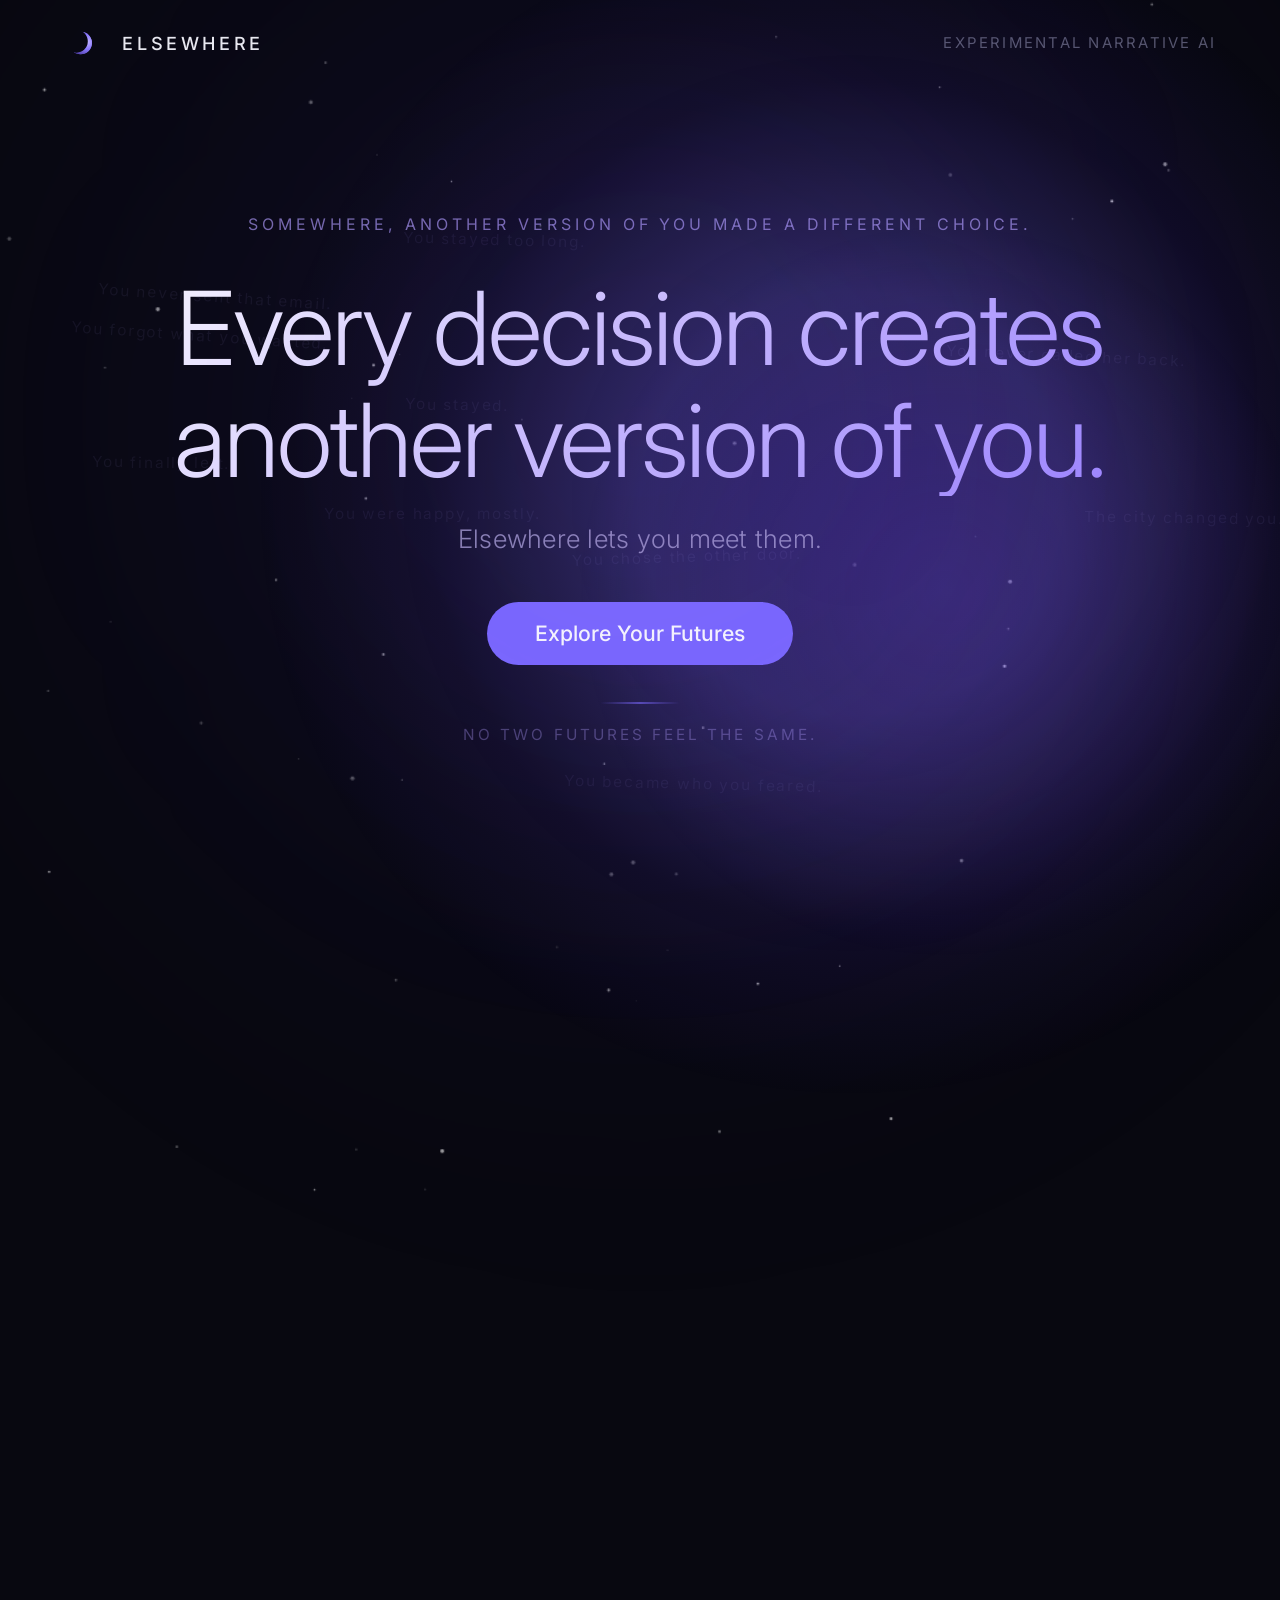
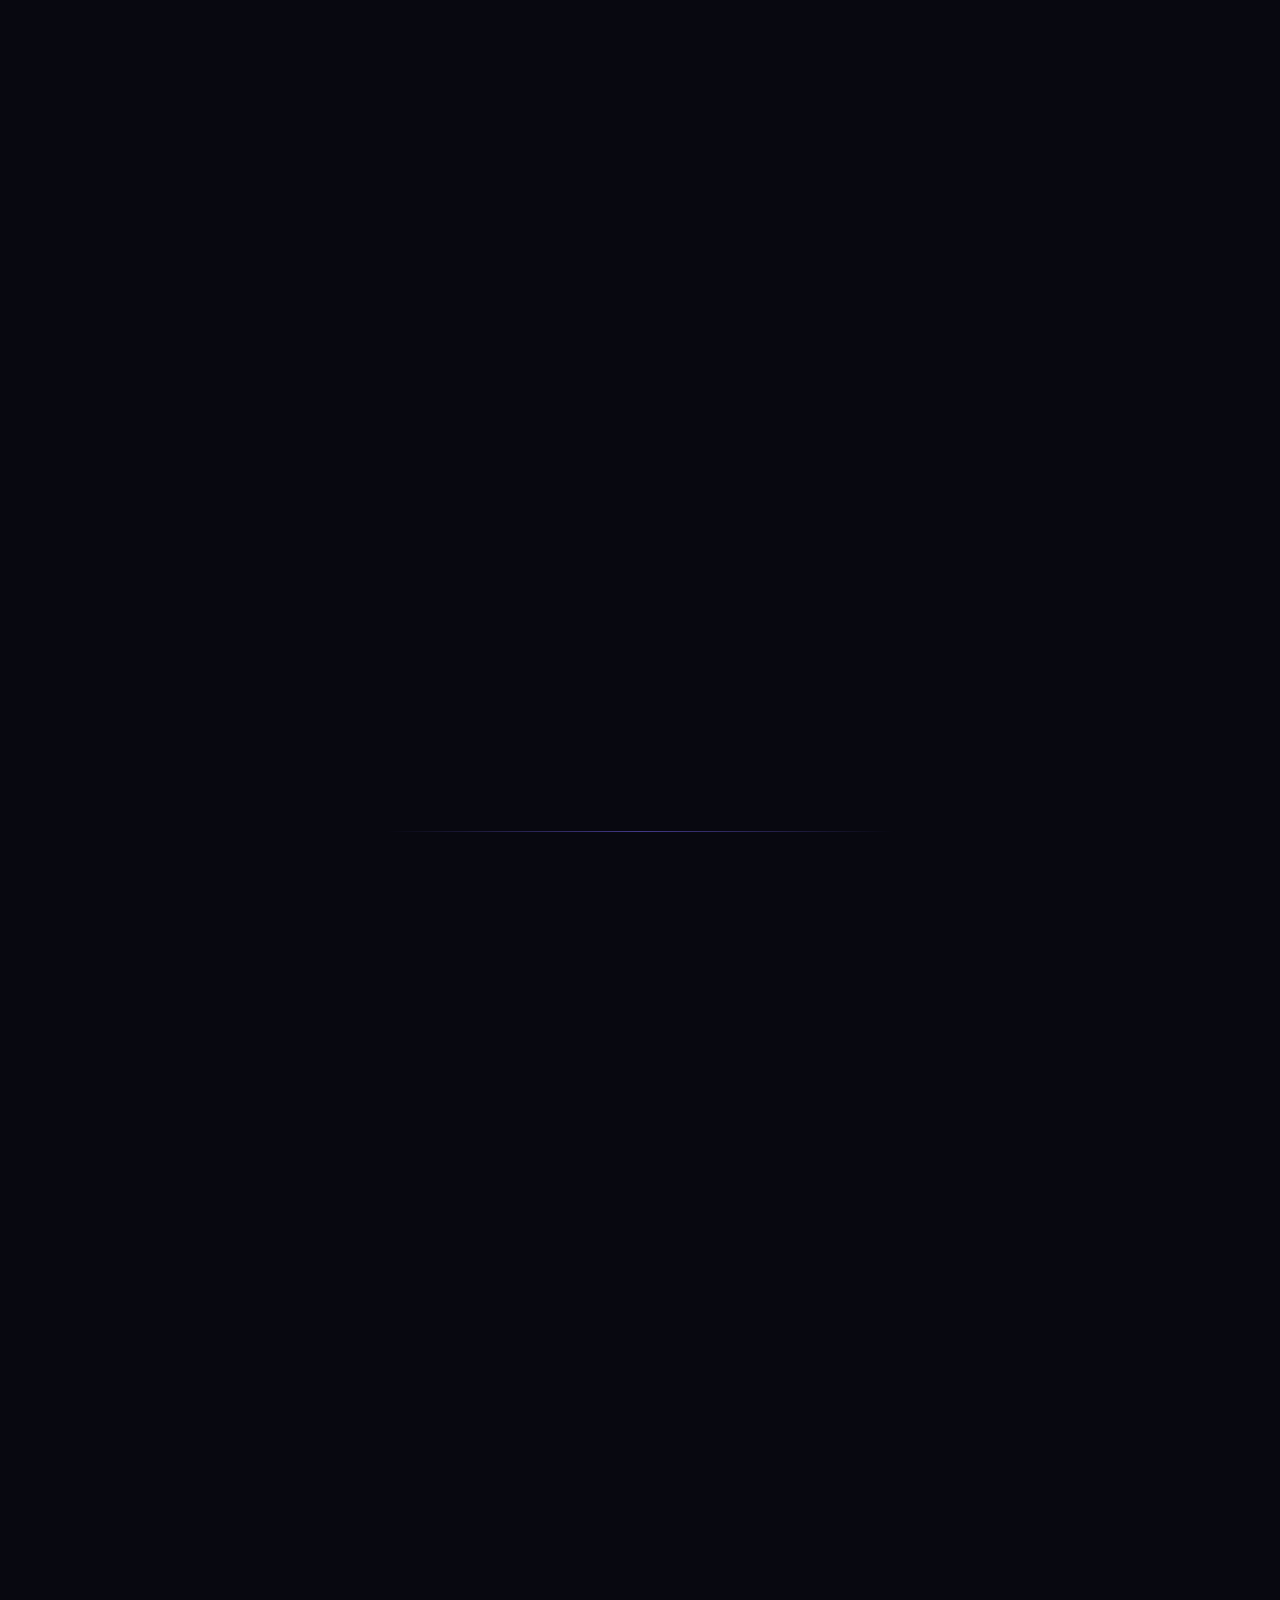
<file: index.html>
<!DOCTYPE html>
<html lang="en">

<head>
  <meta charset="UTF-8">
  <meta name="viewport" content="width=device-width, initial-scale=1.0">
  <title>Elsewhere</title>
  <link rel="stylesheet" href="styles/main.css">
</head>

<body>
  <div class="cosmic-moon"></div>
  <div class="cosmic-moon-2"></div>
  <nav class="top-nav">
    <div class="logo-container">
      <a href="index.html" style="text-decoration: none; color: inherit; display: flex; align-items: center; gap: 10px; cursor: pointer;">
      <svg class="logo-icon" viewBox="0 0 24 24" width="24" height="24">
        <defs>
          <radialGradient id="moonGrad" cx="0.78" cy="0.45" r="0.7">
            <stop offset="0%" stop-color="#c4b8ff"/>
            <stop offset="45%" stop-color="#8a78ff"/>
            <stop offset="100%" stop-color="#4a3a9c"/>
          </radialGradient>
          <filter id="moonGlow" x="-50%" y="-50%" width="200%" height="200%">
            <feGaussianBlur stdDeviation="0.35" result="b"/>
            <feMerge><feMergeNode in="b"/><feMergeNode in="SourceGraphic"/></feMerge>
          </filter>
          <mask id="crescentMask">
            <rect width="24" height="24" fill="white"/>
            <circle cx="9.4" cy="10.8" r="8.5" fill="black"/>
          </mask>
        </defs>
        <circle cx="12.5" cy="12" r="8.5" fill="url(#moonGrad)" mask="url(#crescentMask)" filter="url(#moonGlow)"/>
      </svg>
      <span class="wordmark">ELSEWHERE</span>
      </a>
    </div>
    <div class="ambient-label">Experimental Narrative AI</div>
  </nav>

  <!-- Tiny slow-moving white dots floating in background -->
  <canvas id="stars"></canvas>

  <main>
    <!-- SECTION 1 -->
    <section class="hero">
      <div class="hero-content">
        <div class="cinematic-glow"></div>
        <div class="cinematic-glow-inner"></div>
        <p class="intro-line">Somewhere, another version of you made a different choice.</p>
        <h1>Every decision creates another version of you.</h1>
        <p class="subheadline">Elsewhere lets you meet them.</p>
        <a href="intake.html" class="cta-button">Explore Your Futures</a>
        <div class="horizon-line"></div>
        <p class="closing-micro">No two futures feel the same.</p>
      </div>
    </section>

    <!-- SECTION 2 -->
    <section class="concept">
      <p>
        What if you took that job? What if you never moved away? <br><br>
        Somewhere out there, in a sprawling multiverse of choices, another you is living that life.
        It's time to find out what they know.
      </p>
    </section>

    <!-- SECTION 3 -->
    <section class="cards-section">
      <div class="mid-orb"></div>
      <div class="fragments-container">
        <div class="fragment frag-1">"The version of you who stayed."</div>
        <div class="fragment frag-2">"The version of you who left."</div>
        <div class="fragment frag-3">"The version of you who chose ambition."</div>
        <div class="fragment frag-4">"The version of you who chose peace."</div>
      </div>
    </section>

    <div class="horizon"></div>

    <!-- SECTION 4 -->
    <section class="cta-section">
      <div class="cta-halo cta-halo-outer" aria-hidden="true"></div>
      <div class="cta-halo cta-halo-inner" aria-hidden="true"></div>

      <div class="cta-fragments" aria-hidden="true">
        <span class="cta-frag cta-frag-1">You stayed.</span>
        <span class="cta-frag cta-frag-2">You never called.</span>
        <span class="cta-frag cta-frag-3">The city changed you.</span>
        <span class="cta-frag cta-frag-4">You almost left.</span>
      </div>

      <div class="cta-content">
        <p class="cta-intro">Somewhere, another version of you already made the choice.</p>
        <div class="cta-horizon-line" aria-hidden="true"></div>
        <h2 class="cta-headline">Ready to see<br>what could have been?</h2>
        <div class="cta-button-wrap">
          <a href="intake.html" class="cta-button">Explore Your Futures</a>
        </div>
      </div>
    </section>
  </main>

  <script>
    // Canvas animation for floating dots
    const canvas = document.getElementById('stars');
    const ctx = canvas.getContext('2d');

    let dots = [];

    function initCanvas() {
      canvas.width = window.innerWidth;
      canvas.height = window.innerHeight;
      dots = [];
      const numDots = Math.floor((canvas.width * canvas.height) / 15000);
      for (let i = 0; i < numDots; i++) {
        dots.push({
          x: Math.random() * canvas.width,
          y: Math.random() * canvas.height,
          r: Math.random() * 1.2 + 0.3,
          dx: (Math.random() - 0.5) * 0.15,
          dy: (Math.random() - 0.5) * 0.15,
          opacity: Math.random() * 0.6 + 0.2
        });
      }
    }

    function animate() {
      requestAnimationFrame(animate);
      ctx.clearRect(0, 0, canvas.width, canvas.height);

      for (const dot of dots) {
        ctx.beginPath();
        ctx.arc(dot.x, dot.y, dot.r, 0, Math.PI * 2);
        ctx.fillStyle = `rgba(255, 255, 255, ${dot.opacity})`;
        ctx.fill();

        dot.x += dot.dx;
        dot.y += dot.dy;

        // Wrap around
        if (dot.x < 0) dot.x = canvas.width;
        if (dot.x > canvas.width) dot.x = 0;
        if (dot.y < 0) dot.y = canvas.height;
        if (dot.y > canvas.height) dot.y = 0;
      }
    }

    initCanvas();
    animate();

    window.addEventListener('resize', initCanvas);

    // Floating background quotes
    const quotes = [
      "You stayed.",
      "You never called her back.",
      "The city changed you.",
      "You finally left.",
      "You became who you feared.",
      "You chose the other door.",
      "You never sent that email.",
      "You stayed too long.",
      "You were happy, mostly.",
      "You forgot what you wanted."
    ];

    const hero = document.querySelector('.hero');

    quotes.forEach((quote, i) => {
      const el = document.createElement('div');
      el.classList.add('bg-quote');
      const rot = (Math.random() - 0.5) * 8;
      el.dataset.rot = rot;
      el.textContent = quote;
      el.style.cssText = `
        position: absolute;
        font-size: 0.72rem;
        letter-spacing: 0.12em;
        color: rgba(180,170,255,0.07);
        pointer-events: none;
        z-index: 0;
        top: ${15 + Math.random() * 70}%;
        left: ${5 + Math.random() * 85}%;
        transform: rotate(${rot}deg);
        white-space: nowrap;
        animation: quoteDrift ${12 + i * 2}s ease-in-out infinite;
        animation-delay: ${i * 1.5}s;
      `;
      hero.appendChild(el);
    });

    // Scroll-based parallax effects
    window.addEventListener('scroll', () => {
      const scrollY = window.scrollY;

      // Moon shifts slowly as you scroll
      const moon = document.querySelector('.cosmic-moon');
      if (moon) moon.style.transform = `translate(-50%, calc(-50% + ${scrollY * 0.15}px)) scale(1)`;

      // Particles canvas shifts slightly
      const canvasEl = document.querySelector('#stars');
      if (canvasEl) canvasEl.style.transform = `translateY(${scrollY * 0.3}px)`;

      // Background quotes drift at different rates
      document.querySelectorAll('.bg-quote').forEach((el, i) => {
        const rate = 0.05 + (i % 3) * 0.04;
        el.style.transform = `translateY(${scrollY * rate}px) rotate(${el.dataset.rot}deg)`;
      });

      // Section headings fade in as they enter viewport
      document.querySelectorAll('section').forEach(section => {
        const rect = section.getBoundingClientRect();
        const visible = rect.top < window.innerHeight * 0.85;
        section.style.opacity = visible ? '1' : '0';
        section.style.transform = visible ? 'translateY(0)' : 'translateY(30px)';
        section.style.transition = 'opacity 0.8s ease, transform 0.8s ease';
      });
    });

    // Trigger scroll logic on load
    window.dispatchEvent(new Event('scroll'));
  </script>
</body>

</html>
</file>
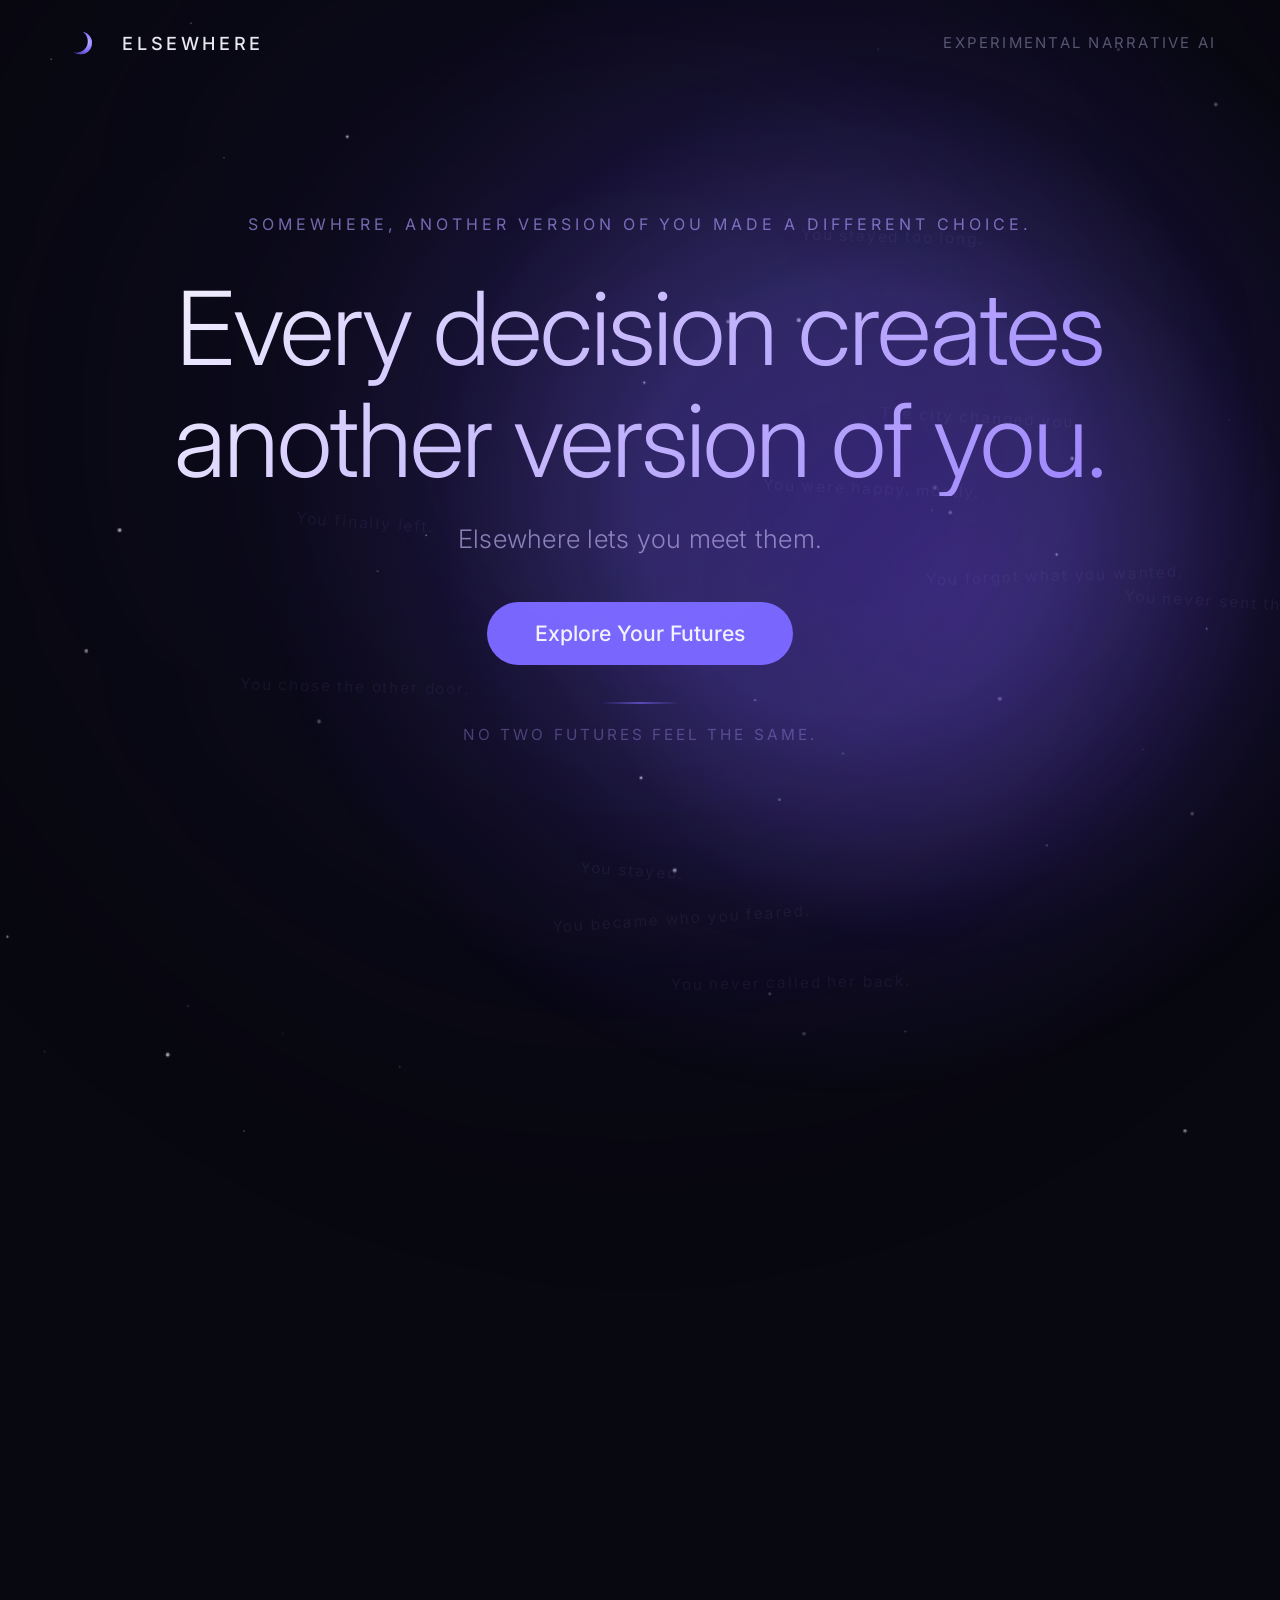
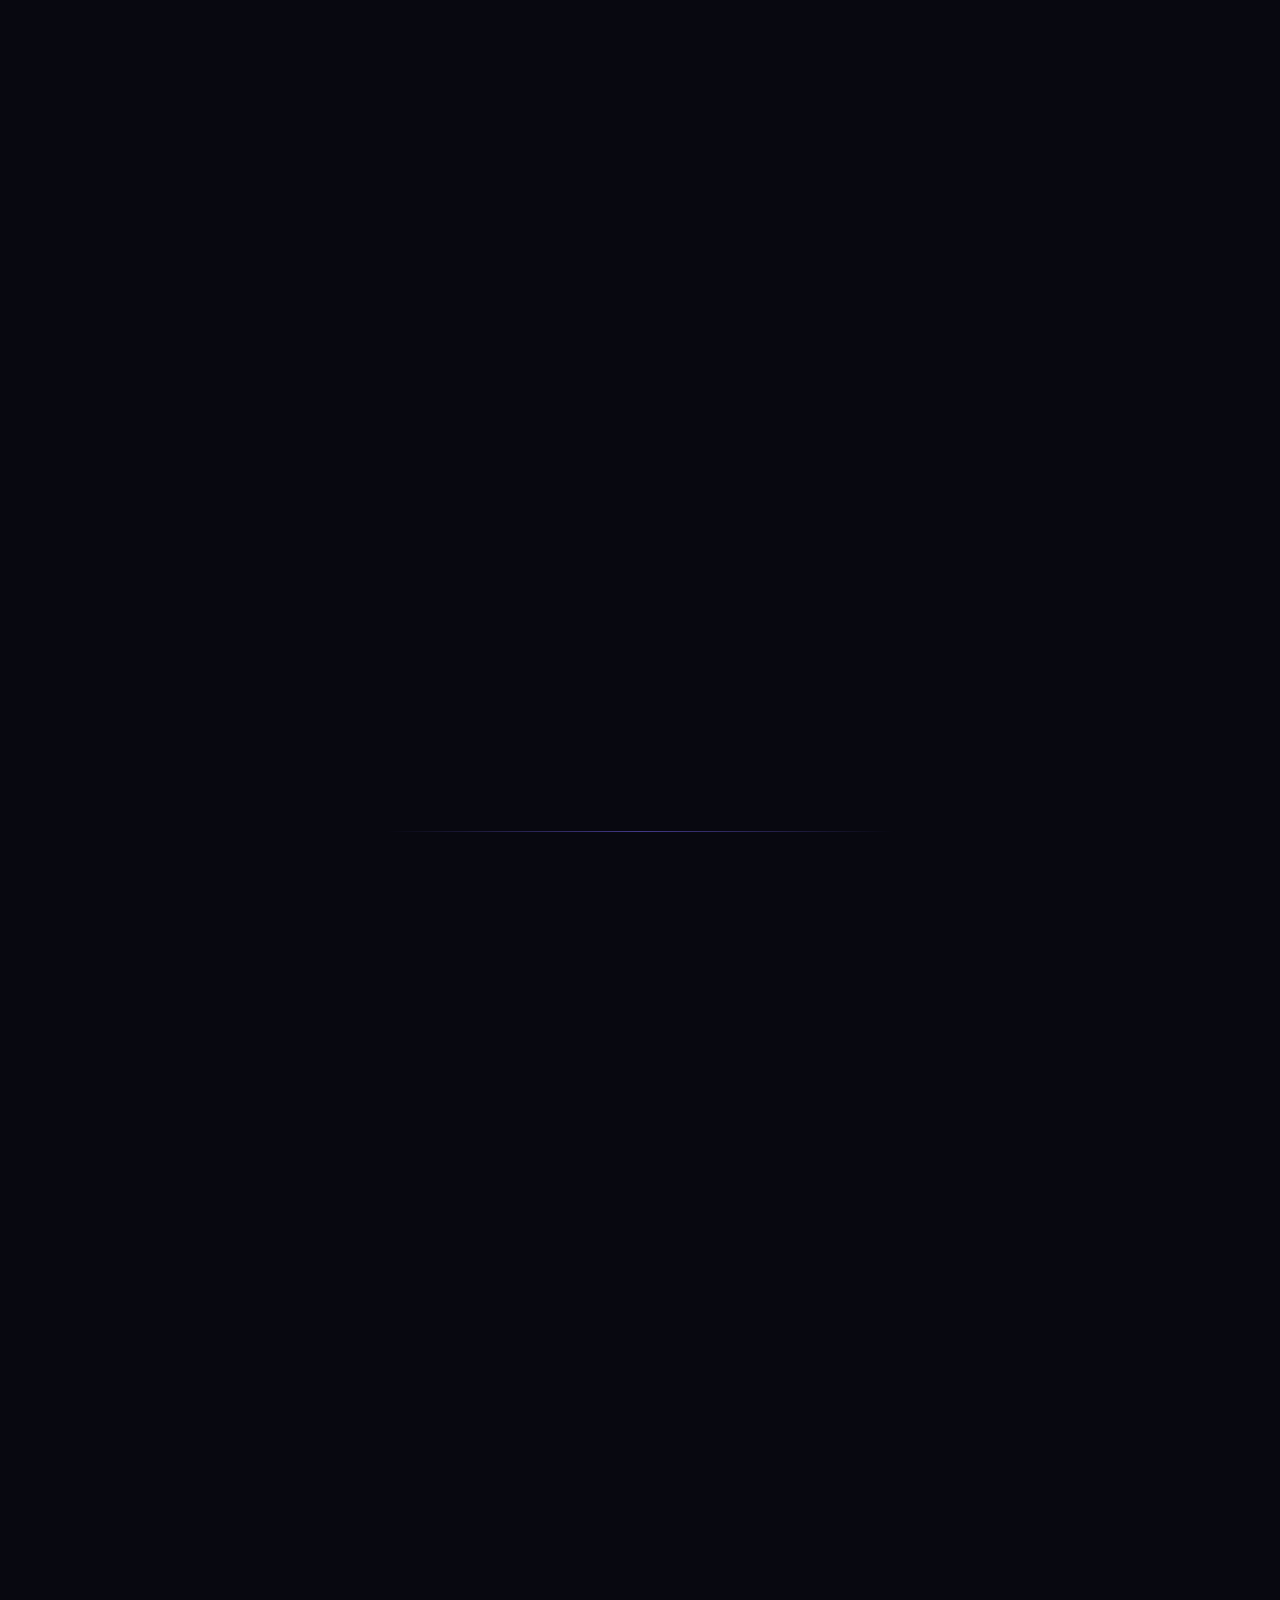
<file: generating.html>
<!DOCTYPE html>
<html lang="en">
<head>
  <meta charset="UTF-8">
  <meta name="viewport" content="width=device-width, initial-scale=1.0">
  <title>Generating - Elsewhere</title>
  <link rel="stylesheet" href="styles/main.css">
</head>
<body style="margin: 0; padding: 0; min-height: 100vh; display: flex; flex-direction: column; align-items: center; justify-content: center; background: var(--bg); overflow: hidden;">
  <nav class="top-nav">
    <div class="logo-container">
      <a href="index.html" style="text-decoration: none; color: inherit; display: flex; align-items: center; gap: 10px; cursor: pointer; pointer-events: none; opacity: 0.5;">
      <svg class="logo-icon" viewBox="0 0 24 24" width="24" height="24">
        <defs>
          <radialGradient id="moonGrad" cx="0.78" cy="0.45" r="0.7">
            <stop offset="0%" stop-color="#c4b8ff"/>
            <stop offset="45%" stop-color="#8a78ff"/>
            <stop offset="100%" stop-color="#4a3a9c"/>
          </radialGradient>
          <filter id="moonGlow" x="-50%" y="-50%" width="200%" height="200%">
            <feGaussianBlur stdDeviation="0.35" result="b"/>
            <feMerge><feMergeNode in="b"/><feMergeNode in="SourceGraphic"/></feMerge>
          </filter>
          <mask id="crescentMask">
            <rect width="24" height="24" fill="white"/>
            <circle cx="9.4" cy="10.8" r="8.5" fill="black"/>
          </mask>
        </defs>
        <circle cx="12.5" cy="12" r="8.5" fill="url(#moonGrad)" mask="url(#crescentMask)" filter="url(#moonGlow)"/>
      </svg>
      <span class="wordmark">ELSEWHERE</span>
      </a>
    </div>
  </nav>
  <div id="gen-container" style="position: fixed; top: 50%; left: 50%; transform: translate(-50%, -50%); display: flex; flex-direction: column; align-items: center; gap: 40px; width: 100%; max-width: 500px; padding: 0 24px;">
    <div class="orb-wrapper">
      <div class="pulsing-orb-large"></div>
      <div class="pulsing-orb-ring"></div>
      <div class="pulsing-orb"></div>
    </div>
    <div class="generating-text" id="loadingText" style="text-align: center; margin: 0;">Simulating parallel identities…</div>
  </div>

  <script src="scripts/generate.js"></script>
</body>
</html>
</file>
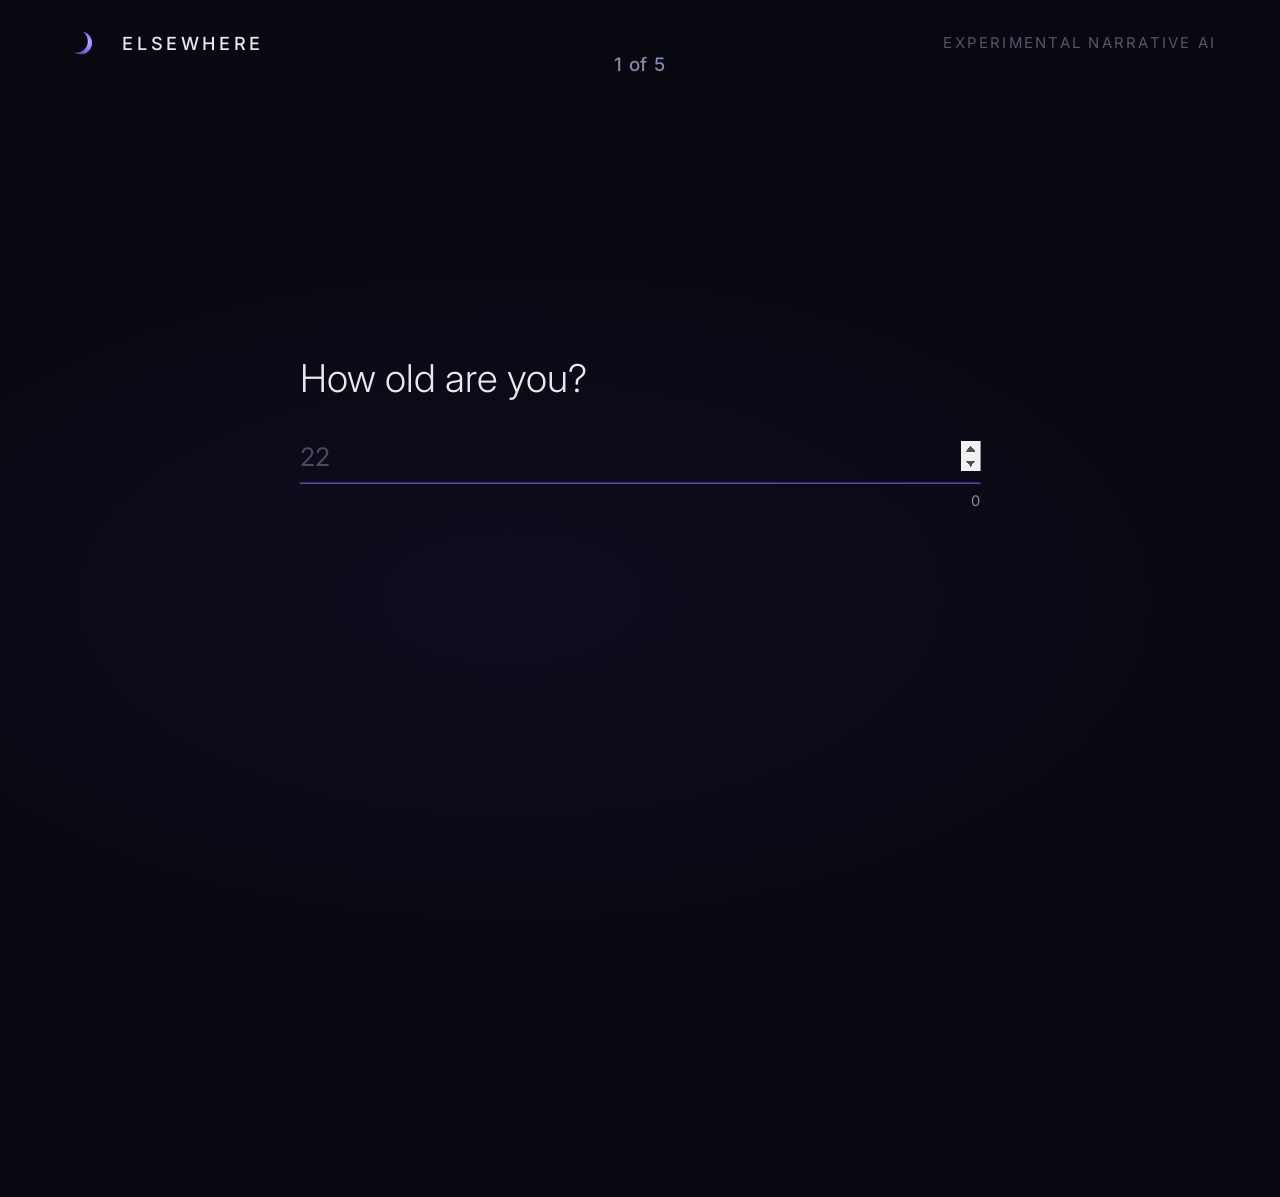
<file: intake.html>
<!DOCTYPE html>
<html lang="en">
<head>
  <meta charset="UTF-8">
  <meta name="viewport" content="width=device-width, initial-scale=1.0">
  <title>Reflection Intake - Elsewhere</title>
  <link rel="stylesheet" href="styles/main.css">
</head>
<body style="margin: 0; padding: 0; min-height: 100vh; background: var(--bg); position: relative;">
  <nav class="top-nav">
    <div class="logo-container">
      <a href="index.html" style="text-decoration: none; color: inherit; display: flex; align-items: center; gap: 10px; cursor: pointer;">
      <svg class="logo-icon" viewBox="0 0 24 24" width="24" height="24">
        <defs>
          <radialGradient id="moonGrad" cx="0.78" cy="0.45" r="0.7">
            <stop offset="0%" stop-color="#c4b8ff"/>
            <stop offset="45%" stop-color="#8a78ff"/>
            <stop offset="100%" stop-color="#4a3a9c"/>
          </radialGradient>
          <filter id="moonGlow" x="-50%" y="-50%" width="200%" height="200%">
            <feGaussianBlur stdDeviation="0.35" result="b"/>
            <feMerge><feMergeNode in="b"/><feMergeNode in="SourceGraphic"/></feMerge>
          </filter>
          <mask id="crescentMask">
            <rect width="24" height="24" fill="white"/>
            <circle cx="9.4" cy="10.8" r="8.5" fill="black"/>
          </mask>
        </defs>
        <circle cx="12.5" cy="12" r="8.5" fill="url(#moonGrad)" mask="url(#crescentMask)" filter="url(#moonGlow)"/>
      </svg>
      <span class="wordmark">ELSEWHERE</span>
      </a>
    </div>
    <div class="ambient-label">Experimental Narrative AI</div>
  </nav>
  <div class="ambient-gradient"></div>
  <div class="progress-indicator" id="progress">1 of 5</div>
  
  <main class="intake-container" style="position: fixed; top: 50%; left: 50%; transform: translate(-50%, -50%); width: 100%; max-width: 560px; padding: 24px; min-height: auto; margin: 0;">
    <div class="question-block" id="questionBlock">
      <h2 class="question-text" id="questionText">How old are you?</h2>
      <div class="input-wrapper">
        <input class="intake-input" id="questionInput" type="number" placeholder="22" autocomplete="off">
        <div class="char-count" id="charCount">0</div>
      </div>
      <button class="continue-button" id="continueBtn">Continue</button>
      <button class="submit-button" id="submitBtn" style="display: none; background: #7c6aff; color: #ffffff; padding: 14px 36px; border-radius: 100px; font-size: 1rem; border: none; cursor: pointer; letter-spacing: 0.05em; font-family: 'Inter', sans-serif; margin: 40px auto 0; opacity: 0; pointer-events: none; transition: opacity 400ms ease;">Generate Alternate Futures</button>
    </div>
  </main>

  <script src="scripts/intake.js"></script>
</body>
</html>
</file>
<file: styles/main.css>
@import url('https://fonts.googleapis.com/css2?family=Inter:wght@300;400;500;600&display=swap');

:root {
  --bg: #080810;
  --bg-card: #0f0f1a;
  --accent: #7c6aff;
  --accent-soft: rgba(124,106,255,0.15);
  --text-primary: #e8e8f0;
  --text-secondary: #8888aa;
  --border: rgba(255,255,255,0.08);
}

html {
  zoom: 1.33;
}

* { box-sizing: border-box; margin: 0; padding: 0; }

body {
  background: var(--bg);
  color: var(--text-primary);
  font-family: 'Inter', sans-serif;
  min-height: 100vh;
  overflow-x: hidden;
  overflow-y: scroll;
  scrollbar-gutter: stable;
}

/* Top Navigation */
.top-nav {
  position: fixed;
  top: 0;
  left: 0;
  width: 100%;
  z-index: 100;
  padding: 20px 48px;
  display: flex;
  justify-content: space-between;
  align-items: center;
  background: transparent;
}

.logo-container {
  display: flex;
  align-items: center;
}

.logo-icon {
  animation: logoGlow 3s ease-in-out infinite;
}

@keyframes logoGlow {
  0%, 100% { filter: drop-shadow(0 0 4px rgba(124, 106, 255, 0.4)); }
  50% { filter: drop-shadow(0 0 10px rgba(124, 106, 255, 0.7)); }
}

.wordmark {
  font-size: 0.85rem;
  font-weight: 500;
  letter-spacing: 0.2em;
  color: #e8e8f0;
  margin-left: 10px;
}

.ambient-label {
  font-size: 0.7rem;
  letter-spacing: 0.15em;
  color: rgba(136, 136, 170, 0.6);
  text-transform: uppercase;
}

/* Background Canvas */
canvas#stars {
  position: fixed;
  top: 0;
  left: 0;
  width: 100vw;
  height: 100vh;
  z-index: -1;
  pointer-events: none;
}

/* Layout Utilities */
main {
  display: flex;
  flex-direction: column;
  align-items: center;
  position: relative;
  z-index: 1;
}

section {
  width: 100%;
  max-width: 1200px;
  padding: 4rem 2rem;
  display: flex;
  flex-direction: column;
  align-items: center;
  text-align: center;
  position: relative;
  z-index: 1;
}

/* SECTION 1: Hero */
.hero {
  min-height: 100vh;
  justify-content: flex-start;
  padding-top: 18vh;
  padding-bottom: 4vh;
}

.hero-content {
  position: relative;
  z-index: 1;
  max-width: 880px;
  display: flex;
  flex-direction: column;
  align-items: center;
  justify-content: flex-start;
  text-align: center;
  animation: fadeIn 1.8s ease-out;
  padding-top: 0;
}

.cinematic-glow {
  position: absolute;
  width: 130vw;
  height: 130vh;
  top: 40%;
  left: 50%;
  transform: translate(-50%, -50%);
  background: radial-gradient(circle closest-side, rgba(90, 60, 220, 0.09) 0%, transparent 100%);
  filter: blur(100px);
  pointer-events: none;
  z-index: 0;
  animation: cinematicFloat 12s ease-in-out infinite;
}

.cinematic-glow-inner {
  position: absolute;
  width: 70vw;
  height: 70vh;
  top: 38%;
  left: 50%;
  transform: translate(-50%, -50%);
  background: radial-gradient(circle closest-side, rgba(140, 120, 255, 0.07) 0%, transparent 100%);
  filter: blur(130px);
  pointer-events: none;
  z-index: 0;
  animation: cinematicFloat 8s ease-in-out infinite reverse;
}

@keyframes cinematicFloat {
  0%, 100% { transform: translate(-50%, -50%) scale(1); opacity: 0.7; }
  50% { transform: translate(-50%, -55%) scale(1.1); opacity: 1; }
}

.intro-line {
  font-size: 0.75rem;
  letter-spacing: 0.25em;
  text-transform: uppercase;
  color: rgba(180, 160, 255, 0.65);
  margin-bottom: 28px;
  text-align: center;
}

h1 {
  font-size: clamp(3rem, 6vw, 5.2rem);
  font-weight: 300;
  letter-spacing: -0.02em;
  line-height: 1.1;
  max-width: 820px;
  margin: 0 auto;
  background: linear-gradient(135deg, #ffffff 0%, #c4b4ff 60%, #9980ff 100%);
  -webkit-background-clip: text;
  -webkit-text-fill-color: transparent;
  background-clip: text;
  color: transparent;
}

.subheadline {
  font-size: 1.2rem;
  color: rgba(180, 170, 220, 0.75);
  margin-top: 20px;
  font-weight: 300;
  text-align: center;
  letter-spacing: 0.01em;
}

.cta-button {
  background: var(--accent);
  color: #ffffff;
  border: none;
  padding: 14px 36px;
  border-radius: 100px;
  font-size: 1rem;
  font-weight: 500;
  cursor: pointer;
  margin-top: 36px;
  text-decoration: none;
  display: inline-block;
  transition: background-color 0.3s, transform 0.2s, box-shadow 0.3s;
}

.cta-button:hover {
  background: #8b7bff;
  transform: translateY(-2px);
  box-shadow: 0 8px 24px var(--accent-soft);
}

.horizon-line {
  width: 60px;
  height: 1px;
  background: linear-gradient(90deg, transparent, rgba(124, 106, 255, 0.6), transparent);
  margin: 28px auto 0;
}

.closing-micro {
  font-size: 0.72rem;
  letter-spacing: 0.2em;
  color: rgba(180, 160, 255, 0.35);
  text-transform: uppercase;
  margin-top: 16px;
  text-align: center;
}

/* SECTION 2: Concept */
.concept {
  padding: 8rem 2rem;
}

.concept p {
  color: rgba(180, 170, 220, 0.6);
  font-size: 1.15rem;
  line-height: 1.9;
  max-width: 560px;
}

/* SECTION 3: Cards */
.cards-section {
  padding: 6rem 2rem;
  position: relative;
}

.mid-orb {
  position: absolute;
  width: 500px;
  height: 500px;
  border-radius: 50%;
  left: 50%;
  top: 50%;
  transform: translate(-50%, -50%);
  pointer-events: none;
  z-index: 0;
  background: radial-gradient(circle,
    rgba(124,106,255,0.08) 0%,
    transparent 65%
  );
  animation: moonBreath 6s ease-in-out infinite;
}

.fragments-container {
  position: relative;
  width: 100%;
  max-width: 1000px;
  margin: 0 auto;
  height: 340px;
}

.fragment {
  background: rgba(15, 15, 26, 0.7);
  border: 1px solid rgba(124, 106, 255, 0.15);
  border-radius: 14px;
  padding: 20px 24px;
  font-size: 0.95rem;
  line-height: 1.6;
  color: rgba(200, 190, 240, 0.65);
  font-style: italic;
  font-weight: 300;
  backdrop-filter: blur(8px);
  -webkit-backdrop-filter: blur(8px);
  width: fit-content;
  max-width: 260px;
  cursor: default;
  transition: border-color 0.4s ease, color 0.4s ease, box-shadow 0.4s ease;
}

.fragment:hover {
  border-color: rgba(124, 106, 255, 0.4);
  color: rgba(232, 232, 240, 0.95);
  box-shadow: 0 0 30px rgba(124, 106, 255, 0.1);
}

.frag-1 {
  position: absolute;
  top: 20px;
  left: 5%;
  transform: rotate(-2deg);
  animation: float1 7s ease-in-out infinite;
}

.frag-2 {
  position: absolute;
  top: 60px;
  left: 30%;
  transform: rotate(1.5deg);
  animation: float2 9s ease-in-out infinite;
  animation-delay: 1s;
}

.frag-3 {
  position: absolute;
  top: 140px;
  left: 55%;
  transform: rotate(-1deg);
  animation: float3 8s ease-in-out infinite;
  animation-delay: 2s;
}

.frag-4 {
  position: absolute;
  top: 200px;
  left: 18%;
  transform: rotate(2deg);
  animation: float4 10s ease-in-out infinite;
  animation-delay: 0.5s;
}

@keyframes float1 {
  0%, 100% { transform: rotate(-2deg) translateY(0px); }
  50% { transform: rotate(-2deg) translateY(-10px); }
}

@keyframes float2 {
  0%, 100% { transform: rotate(1.5deg) translateY(0px); }
  50% { transform: rotate(1.5deg) translateY(-8px); }
}

@keyframes float3 {
  0%, 100% { transform: rotate(-1deg) translateY(0px); }
  50% { transform: rotate(-1deg) translateY(-10px); }
}

@keyframes float4 {
  0%, 100% { transform: rotate(2deg) translateY(0px); }
  50% { transform: rotate(2deg) translateY(-8px); }
}

/* SECTION 4: Bottom CTA — cinematic refinement */
.cta-section {
  padding: 12rem 2rem 8rem;
  position: relative;
  overflow: hidden;
  text-align: center;
}

.cta-content {
  position: relative;
  z-index: 2;
  display: flex;
  flex-direction: column;
  align-items: center;
}

/* Layered atmospheric halos behind the CTA */
.cta-halo {
  position: absolute;
  left: 50%;
  top: 50%;
  transform: translate(-50%, -50%);
  pointer-events: none;
  border-radius: 50%;
  z-index: 0;
}

.cta-halo-outer {
  width: 900px;
  height: 600px;
  background: radial-gradient(ellipse,
    rgba(80, 60, 180, 0.18) 0%,
    rgba(124, 106, 255, 0.08) 35%,
    transparent 72%
  );
  filter: blur(40px);
}

.cta-halo-inner {
  width: 480px;
  height: 280px;
  background: radial-gradient(ellipse,
    rgba(160, 140, 255, 0.18) 0%,
    rgba(124, 106, 255, 0.08) 50%,
    transparent 78%
  );
  filter: blur(20px);
}

/* Tracked intro line above headline */
.cta-intro {
  font-size: 0.7rem;
  letter-spacing: 0.32em;
  text-transform: uppercase;
  color: rgba(170, 160, 210, 0.45);
  font-weight: 400;
  margin: 0 0 28px;
  text-align: center;
  line-height: 1.6;
}

/* Soft glowing horizon line — dimensional fracture */
.cta-horizon-line {
  width: 180px;
  height: 1px;
  margin: 0 auto 36px;
  background: linear-gradient(to right,
    transparent 0%,
    rgba(160, 140, 255, 0.5) 50%,
    transparent 100%
  );
  box-shadow: 0 0 12px rgba(124, 106, 255, 0.25);
  opacity: 0.7;
}

/* Cinematic two-line headline */
.cta-section h2.cta-headline {
  font-size: clamp(2.2rem, 4vw, 3.8rem);
  font-weight: 200;
  letter-spacing: -0.01em;
  line-height: 1.25;
  color: #ffffff;
  text-align: center;
  margin: 0 0 2.5rem;
  position: relative;
  z-index: 2;
}

/* Floating wrapper isolates the gentle float from the button's hover transform */
.cta-button-wrap {
  position: relative;
  z-index: 2;
  animation: cta-float 5.5s ease-in-out infinite;
}

@keyframes cta-float {
  0%, 100% { transform: translateY(0); }
  50%      { transform: translateY(-5px); }
}

/* Refined button — soft outer glow, deeper diffusion, magnetic hover bloom */
.cta-section .cta-button {
  box-shadow:
    0 0 32px rgba(124, 106, 255, 0.35),
    0 0 80px rgba(124, 106, 255, 0.12),
    0 10px 32px rgba(0, 0, 0, 0.45);
  transition: background-color 0.3s, transform 0.3s ease, box-shadow 0.5s ease;
}

.cta-section .cta-button:hover {
  box-shadow:
    0 0 60px rgba(124, 106, 255, 0.6),
    0 0 140px rgba(124, 106, 255, 0.18),
    0 14px 40px rgba(0, 0, 0, 0.55);
}

/* Subconscious narrative fragments scattered around the section */
.cta-fragments {
  position: absolute;
  inset: 0;
  pointer-events: none;
  z-index: 1;
  overflow: hidden;
}

.cta-frag {
  position: absolute;
  font-style: italic;
  font-weight: 300;
  color: rgba(180, 170, 220, 0.10);
  letter-spacing: 0.04em;
  filter: blur(0.6px);
  white-space: nowrap;
  animation: cta-frag-drift 14s ease-in-out infinite;
}

.cta-frag-1 { top: 18%;    left: 8%;   font-size: 1.05rem; animation-delay: 0s; }
.cta-frag-2 { top: 32%;    right: 9%;  font-size: 0.95rem; animation-delay: 3.2s; }
.cta-frag-3 { bottom: 22%; left: 11%;  font-size: 1.1rem;  animation-delay: 6.4s; }
.cta-frag-4 { bottom: 14%; right: 7%;  font-size: 0.95rem; animation-delay: 9.6s; }

@keyframes cta-frag-drift {
  0%, 100% { opacity: 0.06; transform: translateY(0); }
  50%      { opacity: 0.14; transform: translateY(-6px); }
}

@media (max-width: 720px) {
  .cta-section { padding: 8rem 1.5rem 5rem; }
  .cta-frag { display: none; }
  .cta-halo-outer { width: 95vw; height: 55vw; }
  .cta-halo-inner { width: 75vw; height: 38vw; }
  .cta-horizon-line { width: 120px; margin-bottom: 28px; }
}

.horizon {
  width: 40%;
  max-width: 500px;
  height: 1px;
  background: linear-gradient(90deg, transparent, rgba(124,106,255,0.5), transparent);
  margin: 0 auto;
  display: block;
}

@keyframes fadeIn {
  from { opacity: 0; transform: translateY(10px); }
  to { opacity: 1; transform: translateY(0); }
}

/* --- INTAKE FORM STYLES --- */
.ambient-gradient {
  position: fixed;
  top: 0;
  left: 0;
  width: 100vw;
  height: 100vh;
  background: radial-gradient(ellipse at 30% 50%, rgba(124, 106, 255, 0.06), transparent 60%);
  pointer-events: none;
  z-index: 0;
}

.intake-container {
  min-height: 100vh;
  display: flex;
  flex-direction: column;
  justify-content: center;
  align-items: center;
  width: 100%;
  max-width: 560px;
  margin: 0 auto;
  padding: 24px;
  position: relative;
  z-index: 1;
}

.progress-indicator {
  position: fixed;
  top: 40px;
  left: 50%;
  transform: translateX(-50%);
  font-size: 0.875rem;
  color: var(--text-secondary);
  font-weight: 500;
  letter-spacing: 0.05em;
  z-index: 10;
}

.question-block {
  width: 100%;
  opacity: 1;
  transition: opacity 0.3s ease;
  display: flex;
  flex-direction: column;
  align-items: flex-start;
}

.question-block.fade-out {
  opacity: 0;
}

.question-text {
  font-size: 1.8rem;
  font-weight: 300;
  margin-bottom: 1.25rem; /* Tightened from 2rem */
  line-height: 1.3;
  color: var(--text-primary);
  text-align: left;
}

.intake-input {
  width: 100%;
  background: transparent;
  border: none;
  border-bottom: 1px solid var(--border);
  font-size: 1.2rem;
  color: var(--text-primary);
  padding: 8px 0; /* Tightened from 12px 0 */
  outline: none;
  transition: border-bottom-color 0.3s ease;
  font-family: inherit;
}

.intake-input:focus {
  border-bottom-color: var(--accent);
}

.input-wrapper {
  position: relative;
  width: 100%;
}

.char-count {
  position: absolute;
  bottom: -20px;
  right: 0;
  font-size: 11px;
  color: var(--text-secondary);
}

.intake-input::placeholder {
  color: var(--text-secondary);
  opacity: 0.5;
}

.continue-button.visible {
  opacity: 1;
  visibility: visible;
  transform: translateY(0);
}

.question-block .continue-button {
  margin-top: 1.8rem; /* Tightened from 2.5rem */
  opacity: 0;
  visibility: hidden;
  transform: translateY(10px);
  transition: opacity 0.4s ease, visibility 0.4s ease, transform 0.4s ease, background-color 0.3s;
}

/* --- GENERATING SCREEN STYLES --- */
.generating-container {
  min-height: 100vh;
  display: flex;
  flex-direction: column;
  justify-content: center;
  align-items: center;
  width: 100%;
}

.orb-wrapper {
  position: relative;
  width: 240px;
  height: 240px;
  display: flex;
  justify-content: center;
  align-items: center;
}

.pulsing-orb {
  position: absolute;
  width: 120px;
  height: 120px;
  border-radius: 50%;
  background: radial-gradient(circle, rgba(124, 106, 255, 0.4), transparent);
  animation: pulse-orb 2s infinite ease-in-out;
}

.pulsing-orb-large {
  position: absolute;
  width: 240px;
  height: 240px;
  border-radius: 50%;
  background: radial-gradient(circle, rgba(124, 106, 255, 0.15), transparent);
  animation: pulse-orb 3s infinite ease-in-out;
}

.pulsing-orb-ring {
  position: absolute;
  width: 160px;
  height: 160px;
  border-radius: 50%;
  border: 1px solid rgba(124, 106, 255, 0.2);
  animation: spin-ring 8s linear infinite;
}

@keyframes spin-ring {
  0% { transform: rotate(0deg); }
  100% { transform: rotate(360deg); }
}

@keyframes pulse-orb {
  0% { transform: scale(1); }
  50% { transform: scale(1.15); }
  100% { transform: scale(1); }
}

.generating-text {
  margin-top: 48px;
  font-size: 1.1rem;
  color: var(--text-secondary);
  font-weight: 300;
  letter-spacing: 0.08em;
  opacity: 1;
  transition: opacity 0.5s ease, letter-spacing 0.5s ease;
  text-align: center;
}

.generating-text.fade-out {
  opacity: 0;
  letter-spacing: 0.05em;
}

/* --- SELVES SCREEN STYLES --- */
.selves-container {
  width: 100%;
  max-width: 1440px;
  margin: 0 auto;
  padding: 80px 48px;
  position: relative;
  z-index: 1;
}

.selves-orb {
  position: fixed;
  width: 800px;
  height: 800px;
  border-radius: 50%;
  top: 50%;
  left: 50%;
  transform: translate(-50%, -50%);
  pointer-events: none;
  z-index: 0;
  background: radial-gradient(circle, rgba(124, 106, 255, 0.07) 0%, transparent 65%);
  animation: moonBreath 8s ease-in-out infinite;
}

.selves-header {
  text-align: center;
}

.selves-header .label {
  font-size: 0.75rem;
  letter-spacing: 0.2em;
  color: var(--text-secondary);
  text-transform: uppercase;
}

.selves-header h2 {
  font-size: 1.5rem;
  font-weight: 300;
  margin-top: 12px;
  color: var(--text-primary);
}

.selves-grid {
  display: grid;
  grid-template-columns: repeat(3, 1fr);
  gap: 24px;
  margin-top: 32px;
}

.self-card {
  background: linear-gradient(135deg, #0f0f1a, #0d0d18);
  border: 1px solid var(--border);
  border-radius: 20px;
  position: relative;
  overflow: hidden;
  max-height: 78vh;
  transition: transform 0.35s ease, opacity 0.35s ease, border-color 0.35s ease, box-shadow 0.35s ease;
  transform-origin: center;
}

.card-inner {
  height: 100%;
  overflow-y: auto;
  border-radius: 20px;
  padding: 24px 22px;
  display: flex;
  flex-direction: column;
  scrollbar-width: thin;
  scrollbar-color: rgba(124, 106, 255, 0.3) transparent;
  -webkit-overflow-scrolling: touch;
}

.card-inner::-webkit-scrollbar {
  width: 3px;
}

.card-inner::-webkit-scrollbar-track {
  background: transparent;
  margin: 12px 0;
}

.card-inner::-webkit-scrollbar-thumb {
  background: rgba(124, 106, 255, 0.3);
  border-radius: 2px;
}

.self-card.focused {
  transform: scale(1.02) !important;
  border-color: rgba(124, 106, 255, 0.5);
  box-shadow: 0 0 60px rgba(124, 106, 255, 0.15);
  opacity: 1 !important;
}

.self-card.dimmed {
  opacity: 0.6 !important;
  transform: scale(0.98) !important;
}

.self-card:hover:not(.focused) {
  border-color: rgba(124, 106, 255, 0.3);
  box-shadow: 0 0 40px rgba(124, 106, 255, 0.12);
}

/* Per-card accent top borders */
.self-card[data-self="0"] {
  border-top: 2px solid rgba(100, 180, 255, 0.4);
}
.self-card[data-self="1"] {
  border-top: 2px solid rgba(255, 120, 80, 0.4);
}
.self-card[data-self="2"] {
  border-top: 2px solid rgba(180, 100, 255, 0.4);
}

/* Per-card inner glow on hover */
.self-card[data-self="0"]:hover {
  box-shadow: 0 0 40px rgba(100, 180, 255, 0.06) inset;
}
.self-card[data-self="1"]:hover {
  box-shadow: 0 0 40px rgba(255, 120, 80, 0.06) inset;
}
.self-card[data-self="2"]:hover {
  box-shadow: 0 0 40px rgba(180, 100, 255, 0.06) inset;
}

.card-indicators {
  display: flex;
  justify-content: center;
  gap: 12px;
  margin-top: 48px;
}

.card-indicators .dot {
  width: 8px;
  height: 8px;
  border-radius: 50%;
  background: var(--border);
  cursor: pointer;
  transition: transform 0.35s ease, background-color 0.35s ease;
}

.card-indicators .dot.active {
  background: var(--accent);
  transform: scale(1.3);
}

.path-label {
  font-size: 0.7rem;
  letter-spacing: 0.15em;
  color: var(--accent);
  margin-bottom: 16px;
  text-transform: uppercase;
  font-weight: 600;
  text-shadow: 0 0 20px rgba(124, 106, 255, 0.5);
}

.identity-title {
  font-size: 1.3rem;
  font-weight: 400;
  margin-bottom: 8px;
  color: var(--text-primary);
}

.identity-year {
  font-size: 0.9rem;
  color: var(--text-secondary);
}

.card-divider {
  border: none;
  border-top: 1px solid var(--border);
  margin: 24px 0;
}

.section-label {
  font-size: 0.6rem;
  letter-spacing: 0.15em;
  color: var(--text-secondary);
  text-transform: uppercase;
  margin-bottom: 16px;
}

.meter-group {
  margin-bottom: 12px;
}

.meter-header {
  display: flex;
  justify-content: space-between;
  font-size: 0.8rem;
  color: var(--text-primary);
  margin-bottom: 6px;
}

.meter-track {
  width: 100%;
  height: 3px;
  background: var(--border);
  border-radius: 2px;
  overflow: hidden;
}

.meter-fill {
  height: 100%;
  background: var(--accent);
  border-radius: 2px;
  width: 0%;
  transition: width 1.2s ease-out;
}

.diary-text {
  font-size: 0.85rem;
  line-height: 1.7;
  color: rgba(210, 200, 240, 0.85);
  border-left: 2px solid rgba(124, 106, 255, 0.2);
  padding-left: 16px;
}

.closing-quote {
  font-style: italic;
  font-size: 1rem;
  color: rgba(220, 210, 255, 0.9);
  margin-top: 24px;
  padding-top: 20px;
  border-top: 1px solid rgba(124, 106, 255, 0.12);
  line-height: 1.5;
}

@media (max-width: 1024px) {
  .selves-grid {
    grid-template-columns: repeat(2, 1fr);
  }
}

@media (max-width: 768px) {
  .selves-grid {
    grid-template-columns: 1fr;
  }
  .selves-container {
    padding: 60px 24px;
  }
}

@keyframes quoteDrift {
  0%, 100% { opacity: 0.6; transform: translateY(0px) rotate(var(--r, 0deg)); }
  50% { opacity: 1; transform: translateY(-8px) rotate(var(--r, 0deg)); }
}

.action-buttons {
  display: flex;
  flex-direction: column;
  align-items: center;
  gap: 20px;
  margin-top: 48px;
}

.ghost-btn {
  background: transparent;
  border: 1px solid var(--border);
  color: var(--text-secondary);
  padding: 12px 28px;
  border-radius: 100px;
  font-size: 1rem;
  font-family: 'Inter', sans-serif;
  cursor: pointer;
  transition: border-color 0.3s, color 0.3s;
}

.ghost-btn:hover {
  border-color: var(--accent);
  color: var(--text-primary);
}

.text-btn {
  background: transparent;
  border: none;
  color: var(--text-secondary);
  font-size: 0.85rem;
  font-family: 'Inter', sans-serif;
  opacity: 0.6;
  cursor: pointer;
  transition: opacity 0.3s;
  padding: 0;
}

.text-btn:hover {
  opacity: 1;
}

.cosmic-moon {
  position: fixed;
  width: 900px;
  height: 900px;
  border-radius: 50%;
  top: 42vh;
  left: 50vw;
  transform: translate(-50%, -50%);
  pointer-events: none;
  z-index: 0;
  background: radial-gradient(circle at 50% 50%,
    rgba(80,60,180,0.45) 0%,
    rgba(124,106,255,0.3) 25%,
    rgba(60,40,140,0.15) 50%,
    transparent 70%
  );
  animation: moonBreath 8s ease-in-out infinite;
}

.cosmic-moon-2 {
  position: fixed;
  width: 600px;
  height: 600px;
  border-radius: 50%;
  bottom: -10%;
  right: -5%;
  pointer-events: none;
  z-index: 0;
  background: radial-gradient(circle,
    rgba(100,60,200,0.25),
    transparent 65%
  );
  animation: moonBreath2 12s ease-in-out infinite;
}

@keyframes moonBreath {
  0%, 100% { opacity: 0.7; transform: translate(-50%, -50%) scale(1); }
  50% { opacity: 1; transform: translate(-50%, -52%) scale(1.03); }
}

@keyframes moonBreath2 {
  0%, 100% { opacity: 0.6; transform: scale(1); }
  50% { opacity: 0.9; transform: scale(1.05); }
}

/* Share Future Button */
.share-future-btn {
  margin-top: 24px;
  width: 100%;
  background: transparent;
  border: 1px solid rgba(124, 106, 255, 0.25);
  color: rgba(124, 106, 255, 0.8);
  padding: 11px 0;
  border-radius: 100px;
  font-size: 0.82rem;
  font-family: 'Inter', sans-serif;
  font-weight: 500;
  letter-spacing: 0.06em;
  cursor: pointer;
  transition: border-color 0.3s, color 0.3s, background 0.3s, box-shadow 0.3s;
}

.share-future-btn:hover {
  border-color: rgba(124, 106, 255, 0.7);
  color: #b0a4ff;
  background: rgba(124, 106, 255, 0.06);
  box-shadow: 0 0 20px rgba(124, 106, 255, 0.1);
}

/* Share modal visible state */
.share-modal-open {
  display: flex !important;
}

@keyframes shareCardIn {
  from { opacity: 0; transform: scale(0.92) translateY(16px); }
  to   { opacity: 1; transform: scale(1)   translateY(0); }
}

.share-modal-open #share-card {
  animation: shareCardIn 0.35s cubic-bezier(0.22, 1, 0.36, 1) forwards;
}

/* Life Trajectory horizontal timeline strip */
.trajectory-label {
  font-size: 0.55rem;
  letter-spacing: 0.15em;
  color: rgba(136, 136, 170, 0.5);
  text-transform: uppercase;
  margin-bottom: 16px;
}

.timeline-strip {
  position: relative;
  margin-top: 28px;
  padding-top: 8px;
}

.timeline-track {
  position: absolute;
  top: 16px;
  left: 0;
  right: 0;
  height: 1px;
  background: linear-gradient(90deg, transparent, rgba(124, 106, 255, 0.3), transparent);
}

.timeline-points {
  display: flex;
  justify-content: space-between;
  position: relative;
  z-index: 1;
}

.t-point {
  display: flex;
  flex-direction: column;
  align-items: center;
  gap: 6px;
  flex: 1;
}

.t-dot {
  width: 6px;
  height: 6px;
  border-radius: 50%;
  background: rgba(124, 106, 255, 0.6);
  border: 1px solid rgba(124, 106, 255, 0.4);
  transition: all 0.3s;
}

.t-point:hover .t-dot {
  background: #7c6aff;
  box-shadow: 0 0 10px rgba(124, 106, 255, 0.6);
}

.t-year {
  font-size: 0.55rem;
  letter-spacing: 0.1em;
  color: rgba(124, 106, 255, 0.6);
  text-transform: uppercase;
  margin-top: 4px;
}

.t-text {
  font-size: 0.72rem;
  color: rgba(180, 170, 220, 0.6);
  text-align: center;
  line-height: 1.4;
  max-width: 90px;
  margin-top: 4px;
}

/* ---------- Mobile responsive (<= 900px) ---------- */
@media (max-width: 900px) {

  /* selves.html — stack cards vertically on mobile */
  .cards-grid,
  .selves-grid {
    grid-template-columns: 1fr !important;
    gap: 20px;
    padding: 40px 20px;
  }

  /* index.html — hero text smaller on mobile */
  .hero h1 {
    font-size: clamp(2rem, 8vw, 3rem) !important;
    max-width: 100% !important;
  }

  /* nav bar — hide right label on mobile */
  .nav-right,
  .ambient-label {
    display: none;
  }

  /* fragments — disable absolute positioning on mobile, stack them */
  .fragments-container {
    position: relative !important;
    height: auto !important;
    display: flex !important;
    flex-direction: column !important;
    gap: 12px !important;
    padding: 0 20px !important;
  }

  .fragments-container > div {
    position: relative !important;
    top: auto !important;
    left: auto !important;
    transform: none !important;
    animation: none !important;
    width: 100% !important;
    max-width: 100% !important;
  }

  /* share card — full width on mobile */
  #share-card {
    width: 90vw !important;
    padding: 28px 20px !important;
  }

  /* timeline — smaller text on mobile */
  .t-text {
    font-size: 0.65rem !important;
    max-width: 70px !important;
  }
}

/* ---------- Expand "Read fully" button + Modal ---------- */
.expand-btn {
  display: block;
  margin: 12px auto 16px;
  font-size: 0.75rem;
  letter-spacing: 0.1em;
  border: 1px solid rgba(124, 106, 255, 0.25);
  padding: 8px 20px;
  border-radius: 100px;
  color: rgba(180, 170, 220, 0.7);
  background: transparent;
  cursor: pointer;
  font-family: 'Inter', sans-serif;
  transition: border-color 0.3s ease, color 0.3s ease, background 0.3s ease;
}

.expand-btn:hover {
  border-color: rgba(124, 106, 255, 0.6);
  color: rgba(220, 210, 255, 0.95);
}

.expand-modal {
  display: none;
  position: fixed;
  inset: 0;
  z-index: 300;
  background: #080810;
  overflow-y: auto;
  opacity: 0;
  transition: opacity 0.3s ease;
}

.expand-modal.open {
  display: block;
  opacity: 1;
}

.expand-content {
  max-width: 680px;
  margin: 0 auto;
  padding: 60px 40px;
  position: relative;
  transition: opacity 0.2s ease;
}

.expand-content.fading {
  opacity: 0;
}

.expand-close,
.expand-nav-arrow {
  position: fixed;
  top: 28px;
  background: transparent;
  border: 1px solid rgba(124, 106, 255, 0.2);
  color: rgba(200, 190, 240, 0.7);
  width: 44px;
  height: 44px;
  border-radius: 50%;
  cursor: pointer;
  font-size: 1.1rem;
  display: flex;
  align-items: center;
  justify-content: center;
  font-family: 'Inter', sans-serif;
  transition: border-color 0.3s, color 0.3s, background 0.3s;
  z-index: 1;
}

.expand-close { right: 32px; }
.expand-prev  { left: 32px; top: 50%; transform: translateY(-50%); }
.expand-next  { right: 32px; top: 50%; transform: translateY(-50%); left: auto; }
.expand-prev,
.expand-next { top: 50%; }

.expand-close:hover,
.expand-nav-arrow:hover {
  border-color: rgba(124, 106, 255, 0.6);
  color: rgba(220, 210, 255, 0.95);
  background: rgba(124, 106, 255, 0.06);
}

.expand-path {
  font-size: 0.7rem;
  letter-spacing: 0.2em;
  color: rgba(124, 106, 255, 0.8);
  text-transform: uppercase;
  font-weight: 500;
}

.expand-title {
  font-size: 2rem;
  font-weight: 300;
  color: #ffffff;
  line-height: 1.3;
  margin: 12px 0 6px;
}

.expand-year {
  font-size: 0.95rem;
  color: rgba(180, 170, 220, 0.6);
}

.expand-divider {
  border: none;
  border-top: 1px solid rgba(124, 106, 255, 0.15);
  margin: 32px 0;
}

.expand-meters {
  display: grid;
  grid-template-columns: repeat(4, 1fr);
  gap: 20px;
}

.ex-meter-header {
  display: flex;
  justify-content: space-between;
  align-items: center;
  font-size: 0.65rem;
  letter-spacing: 0.1em;
  color: rgba(180, 170, 220, 0.7);
  text-transform: uppercase;
  margin-bottom: 8px;
}

.ex-meter-track {
  height: 2px;
  background: rgba(255, 255, 255, 0.08);
  border-radius: 1px;
  overflow: hidden;
}

.ex-meter-fill {
  height: 100%;
  background: rgba(124, 106, 255, 0.85);
  border-radius: 1px;
  width: 0%;
  transition: width 0.9s ease-out;
}

.expand-section-label {
  font-size: 0.7rem;
  letter-spacing: 0.2em;
  color: rgba(136, 136, 170, 0.6);
  text-transform: uppercase;
  margin-bottom: 18px;
}

.expand-diary {
  font-size: 1rem;
  line-height: 2;
  color: rgba(210, 200, 240, 0.85);
  font-weight: 300;
  margin: 0;
}

.expand-timeline {
  list-style: none;
  margin: 0;
  padding: 0 0 0 20px;
  border-left: 1px solid rgba(124, 106, 255, 0.15);
  display: flex;
  flex-direction: column;
  gap: 24px;
}

.expand-timeline li {
  display: grid;
  grid-template-columns: 80px 1fr;
  gap: 20px;
  align-items: baseline;
}

.ex-tl-year {
  font-size: 0.7rem;
  letter-spacing: 0.15em;
  color: rgba(124, 106, 255, 0.7);
  text-transform: uppercase;
}

.ex-tl-text {
  font-size: 0.95rem;
  line-height: 1.6;
  color: rgba(210, 200, 240, 0.85);
  font-weight: 300;
}

.expand-quote {
  font-size: 1.2rem;
  font-style: italic;
  color: rgba(220, 210, 255, 0.95);
  text-align: center;
  line-height: 1.6;
  font-weight: 300;
  padding: 0 20px;
}

.expand-share-btn {
  display: block;
  margin: 36px auto 0;
  background: transparent;
  border: 1px solid rgba(124, 106, 255, 0.4);
  color: rgba(220, 210, 255, 0.9);
  padding: 12px 32px;
  border-radius: 100px;
  font-size: 0.9rem;
  letter-spacing: 0.05em;
  cursor: pointer;
  font-family: 'Inter', sans-serif;
  transition: border-color 0.3s, background 0.3s, color 0.3s;
}

.expand-share-btn:hover {
  border-color: rgba(124, 106, 255, 0.8);
  background: rgba(124, 106, 255, 0.08);
  color: #ffffff;
}

@media (max-width: 720px) {
  .expand-content { padding: 80px 24px 60px; }
  .expand-title   { font-size: 1.5rem; }
  .expand-meters  { grid-template-columns: repeat(2, 1fr); }
  .expand-prev    { left: 12px; }
  .expand-next    { right: 12px; }
  .expand-close   { right: 16px; top: 16px; }
}
</file>
